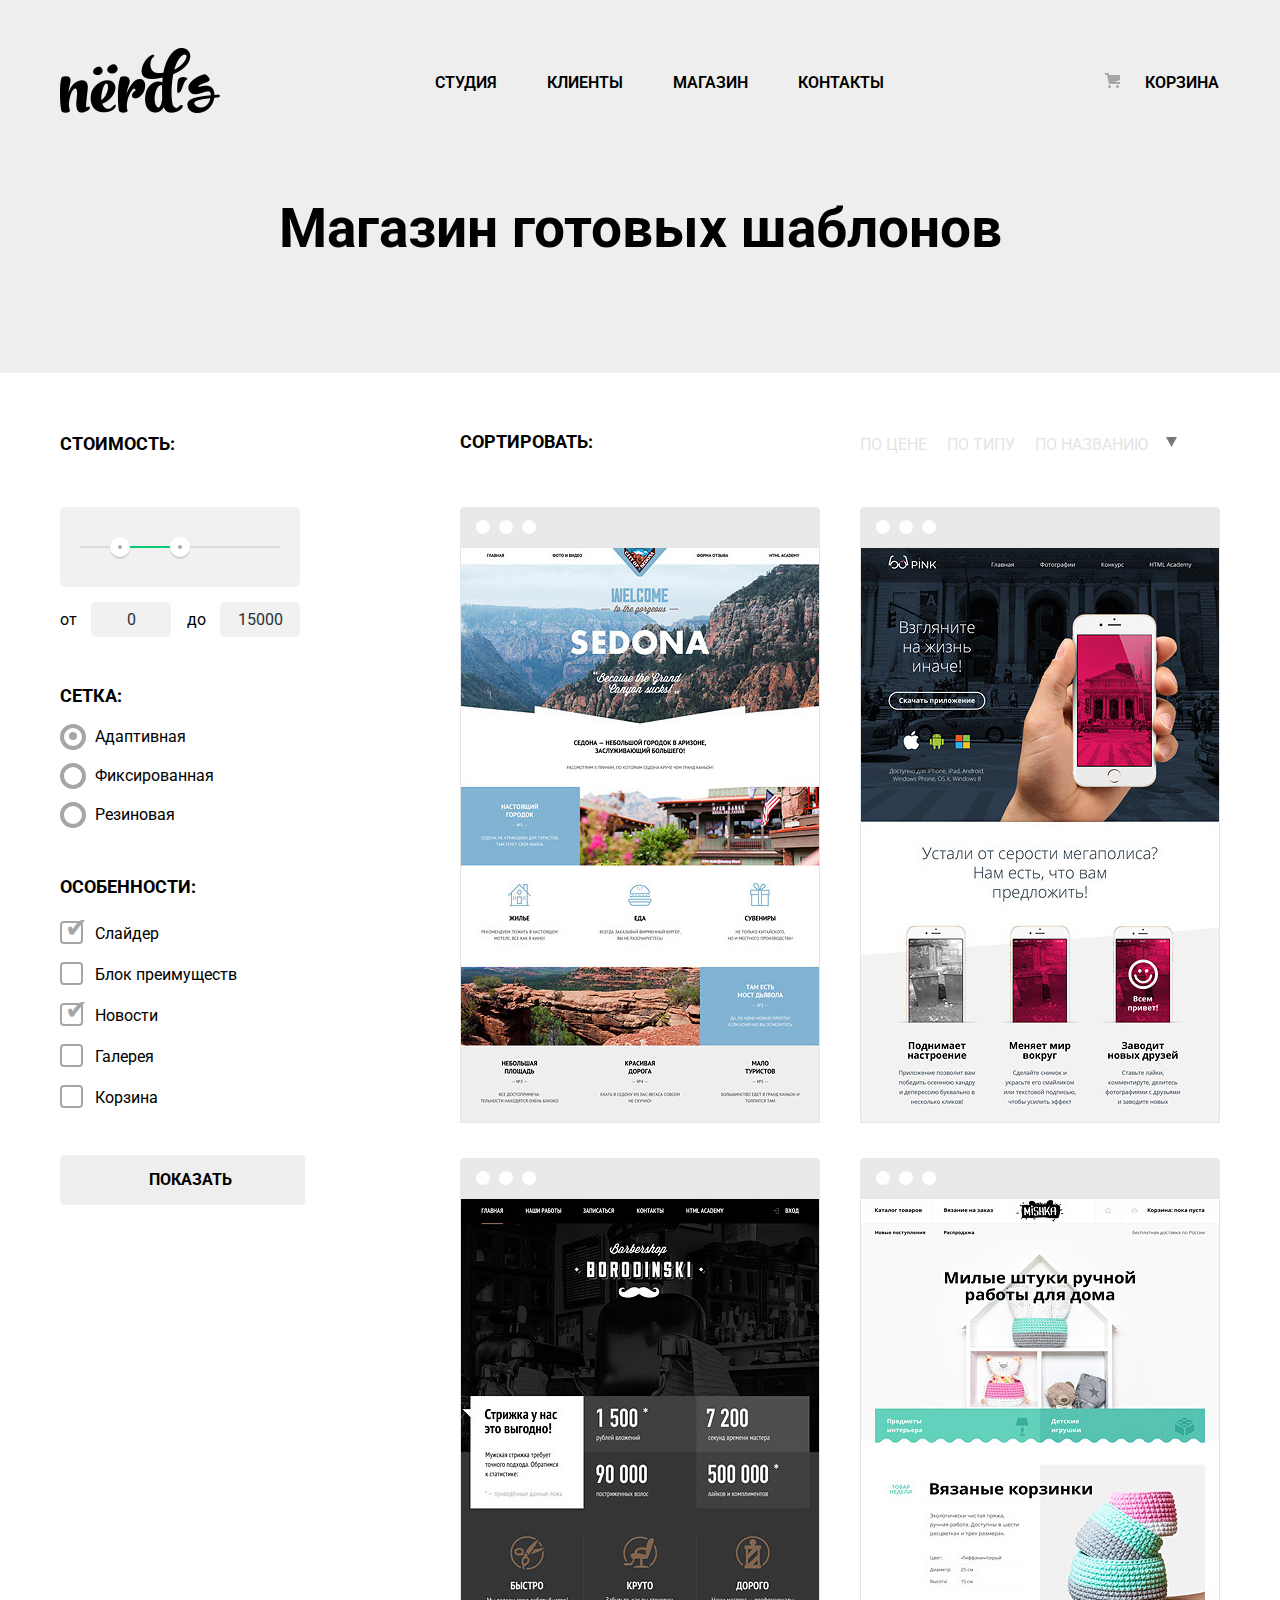
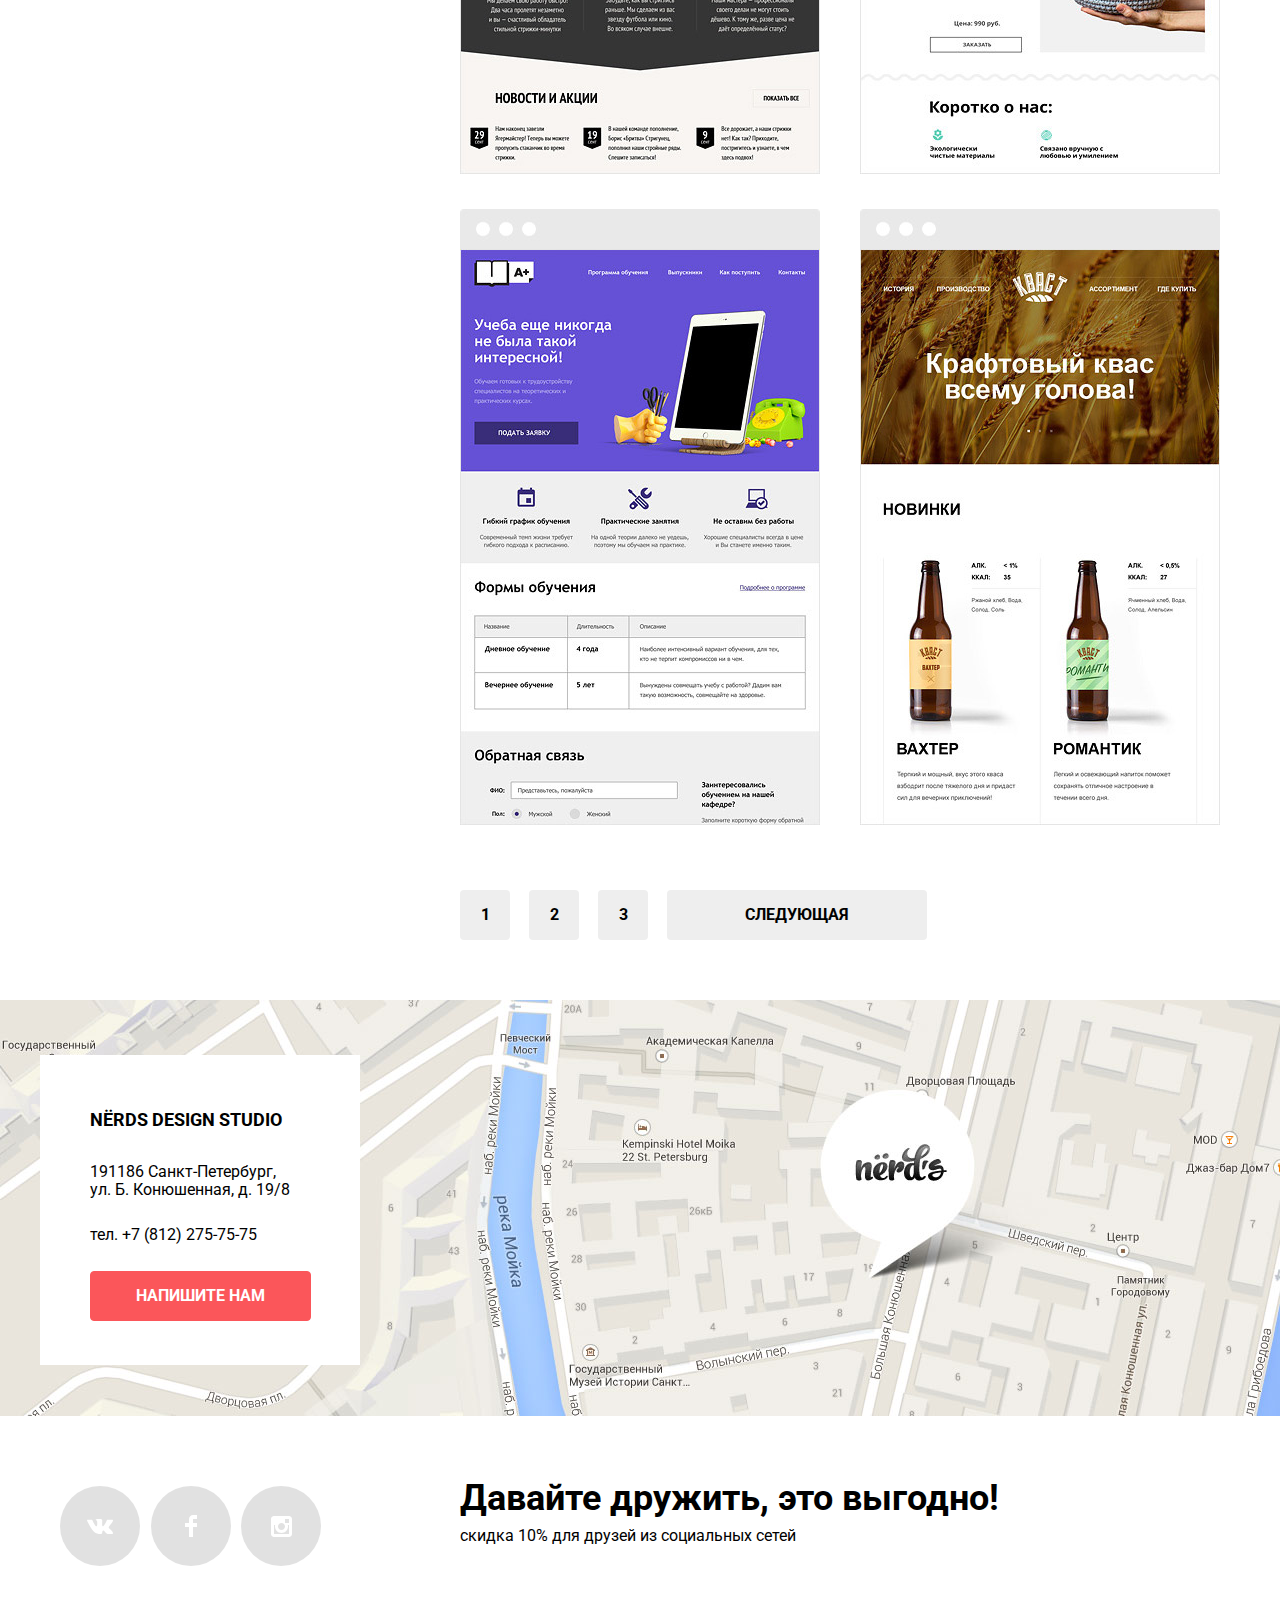
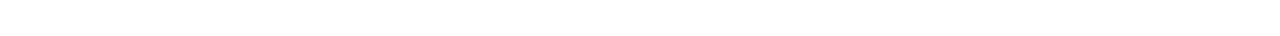
<file: catalog-index.html>
<!doctype html>
<html lang="ru" class="no-js">
 <head>
   <meta charset="utf-8"/>
   <title>Каталог студии дизайна"nerd's"</title>
   <script>
       document.documentElement
	      .classList.replace("no-js", "js");
   </script>
   <meta name="keywords" content="верстка студии дизайна">
   <meta name="description" content="каталог студии дизайна">
   <link rel="stylesheet" href="https://fonts.googleapis.com/css?family=Roboto:400,400i,700,700i&display=swap"/>
   <link rel="stylesheet" href="css/catalog-style.css">
 </head
 
 <body>
   <header class="main-header">
     <nav class="main-navigation">
	    <div class="main-navigation-wrapper">
		   <div class="container">
	           <a class="main-header-logo">
	               <img src="img/nerds-logo.svg" width="160" height="65" alt="Логотип nerd's"/>
	           </a>
		       <ul class="site-navigation">
		            <li><a href="info.html">Студия</a></li>
		            <li><a href="clients.html">Клиенты</a></li>
		            <li><a href="catalog.html">Магазин</a></li>
		            <li><a href="contacts.html">Контакты</a></li>
		        </ul>
		        <ul class="user-navigation">
		            <li><a class="basket-shop" href="shop.ru">Корзина</a></li>
		        </ul>   
			</div>
	    </div>
	  </nav>
	  <div class="footer-navigation">
	    <div class="footer-navigation-wrapper">
		    <div class="container">
	            <h1>Магазин готовых шаблонов</h1>
			</div>
		</div>
	  </div>
   </header>
   
   <main class="container">
     <div class="main-container">
	 
      <div class="options-1">
	  
	  <form action="form.php" method="GET"  class="price" >
	    <h2>Стоимость:</h2>
        <div class="range-filter">
          <div class="range-controls">
            <div class="scale">
              <div class="bar" style="margin-left: 20%; width: 30%"></div>
            </div>
            <div class="toggle toggle-min"></div>
            <div class="toggle toggle-max"></div>
          </div>
          <div class="price-controls">
            <label class="min-price">от <input name="min-price" type="text" value="0"></label>
            <label class="max-price">до <input name="max-price" type="text" value="15000"></label>
          </div>
        </div>
      </form>
	  
	  <!-- второй вариант формы Стоимости
        <div class="price">
		  <h2>Стоимость:</h2>
		  <div class="price-slider">
	      <label for="cost"></label>
		      <input type="range" id="cost" min="0" max="15000" step="10" value="0.01" multiple="multiple" autocomplete="on"> 
		  </div>
		  <div class="price-form">
		    <span>ОТ</span>
		    <div class="price-slider output-area area-1">
			   <output name="from-1" for="cost">0</output>
		    </div>
		    <span>ДО</span>
		    <div class="price-slider output-area area-2">
		       <output name="from-2" for="cost">15000</output>
		    </div>
	      </div>
	    </div> -->
		
	    <div class="setka">
	      <h2>Сетка:</h2>
		  <ul class="setka-list">
	        <li>
			   <input type="radio" class="radio" id="adapt" name="setka" checked />
		       <label for="adapt">Адаптивная</label>
		    </li>
		    <li>
			   <input type="radio" class="radio" id="fix" name="setka"/>
		       <label for="fix">Фиксированная</label>
			</li>
		    <li><input type="radio" class="radio" id="rez" name="setka"/>
		       <label for="rez">Резиновая</label>
			</li>
	      </ul>
	    </div>
		
	    <div class="features">
	      <h2>Особенности:</h2>
	      <ul class="features-list">
	        <li>
			   <input type="checkbox" class="checkbox" id="sl" checked>
		       <label for="sl">Слайдер</label>
			</li>
		    <li>
			   <input type="checkbox" class="checkbox" id="bl">
		       <label for="bl">Блок преимуществ</label>
			</li>
		    <li>
			   <input type="checkbox" class="checkbox" id="nw" checked>
		       <label for="nw">Новости</label>
			</li>
		    <li>
			   <input type="checkbox" class="checkbox" id="gl">
		       <label for="gl">Галерея</label>
			</li>
		    <li>
			   <input type="checkbox" class="checkbox" id="kr">
		       <label for="kr">Корзина</label>
			</li>
	      </ul>
	    </div>
		
	    <a class="button options-button" href="#">ПОКАЗАТЬ</a>
      </div>
	  
	  <div class="options-2">
	   
	   <div class="sorting">
	      <h2>Сортировать:</h2>
	      <ul class="sorting-list">
	        <li><a href="#">по цене</a></li>
		    <li><a href="#">по типу</a></li>
		    <li><a href="#">по названию</a></li>
	      </ul> 
		  <!--<img src="../svg/icon-down-dir.svg" alt="">
		  <img src="../svg/icon-up-dir.svg" alt=""> -->
	   </div>
	
	    <section class="gallery">
	      <h1 class="visually-hidden">галерея работ</h1> <!--На макете будет скрыто название-->
			<div class="gallery-content">
			
				<div class="item">
					<div class="item-wrapper">
						<div class="item-content"> 
						   <img src="img/browser-2.jpg" width="360" height="40" alt="browser"> 
						   <img src="img/img-sedona.jpg" width="360" height="576" alt="sedona">
						</div>
						<div class="item-toggler">
						  <div class="image-wrapper">
							    <img src="img/browser.jpg" width="360" height="40" alt="browser">
						  </div>
						  <div class="toggler-footer"> 
							<h3>SEDONA</h3>
							<p>Информационный сайт для туристов</p>
							<button class="button button-toggler" type="submit">9 900 РУБ.</button>
						  </div>
						</div>
					</div>
				</div>
				
				<div class="item">
				    <div class="item-wrapper">
					    <div class="item-content">
				           <img src="img/browser-2.jpg" width="360" height="40" alt="browser"> 
						   <img src="img/img-pink.jpg" width="360" height="576" alt="pink">
				        </div>
						<div class="item-toggler">
						  <div class="image-wrapper">
								<img src="img/browser.jpg" width="360" height="40" alt="browser">
						  </div>
						  <div class="toggler-footer"> 
							<h3>PINK APP</h3>
							<p>Продуктовый лендинг приложения для iOS и Android</p>
							<button class="button button-toggler" type="submit">9 900 РУБ.</button>
						  </div>
						</div>
					</div>
				</div>
				
				<div class="item">
					<div class="item-wrapper">
						<div class="item-content">
				           <img src="img/browser-2.jpg" width="360" height="40" alt="browser">
				           <img src="img/img-barbershop.jpg" width="360" height="576" alt="borodinski">
				        </div>
						<div class="item-toggler">
						  <div class="image-wrapper">
								<img src="img/browser.jpg" width="360" height="40" alt="browser">
						  </div>
						  <div class="toggler-footer"> 
							<h3>BARBERSHOP</h3>
							<p>Сайт салона красоты. <br>
							   Для мужчин, да.</p>
							<button class="button button-toggler" type="submit">9 900 РУБ.</button>
						  </div>
						</div>
					</div>
				</div>
			
				<div class="item">
					<div class="item-wrapper">
						<div class="item-content">
						   <img src="img/browser-2.jpg" width="360" height="40" alt="browser"> 
						   <img src="img/img-mishka.jpg" width="360" height="576" alt="mishka">
				        </div>
						<div class="item-toggler">
						  <div class="image-wrapper">
								<img src="img/browser.jpg" width="360" height="40" alt="browser">
						  </div>
						  <div class="toggler-footer"> 
							<h3>MISHKA</h3>
							<p>Интернет-магазин<br> вязаных игрушек</p>
							<button class="button button-toggler" type="submit">9 900 РУБ.</button>
						  </div>
						</div>
					</div>
				</div>
				
				<div class="item">
					<div class="item-wrapper">
						<div class="item-content">
						   <img src="img/browser-2.jpg" width="360" height="40" alt="browser"> 
						   <img src="img/img-aplus.jpg" width="360" height="576" alt="aplus">
				        </div>
						<div class="item-toggler">
						  <div class="image-wrapper">
								<img src="img/browser.jpg" width="360" height="40" alt="browser">
						  </div>
						  <div class="toggler-footer"> 
							<h3>A PLUS</h3>
							<p>Лендинг курсов повышения квалификации</p>
							<button class="button button-toggler" type="submit">9 900 РУБ.</button>
						  </div>
						</div>
					</div>
				</div>
				
				<div class="item">
					<div class="item-wrapper">
						<div class="item-content">
						   <img src="img/browser-2.jpg" width="360" height="40" alt="browser"> 
						   <img src="img/img-kvast.jpg" width="360" height="576" alt="kvast">
				        </div>
						<div class="item-toggler">
						  <div class="image-wrapper">
								<img src="img/browser.jpg" width="360" height="40" alt="browser">
						  </div>
						  <div class="toggler-footer"> 
							<h3>КВАСТ</h3>
							<p>Промо-сайт производителя крафтового кваса</p>
							<button class="button button-toggler" type="submit">9 900 РУБ.</button>
						  </div>
						</div>
					</div>
				</div>	
			</div>
	      
	      <button class="button gallery-button gallery-button-one" type="button">1</button>
	      <button class="button gallery-button gallery-button-two" type="button">2</button>
	      <button class="button gallery-button gallery-button-three" type="button">3</button>
	      <button class="button gallery-button gallery-button-next" type="button">Следующая</button> 
	    </section>
	  </div>
	</div>
   </main>
   
   
   <footer class="main-footer">
     <article class="footer-contacts">
	    <!--<img src="img/group-map.jpg" width="1440" height="416" alt="Офис компании по адресу Санкт-Петербург, ул. Б.Конюшенная, д.19/8"/>-->
	   <div class="footer-contacts-wrapper">
        <a class="button js-button-map" href="map.html"></a> <!--для модальной карты-->  	   
		<div class="container">
		  <div class="main-contact">
		    <div class="contacts">
		      <h3>NЁRDS DESIGN STUDIO</h3>
		      <p>
		      191186 Санкт-Петербург, <br>
			  ул. Б. Конюшенная, д. 19/8 
			  </p>
			  <p>
			  тел. +7 (812) 275-75-75 
		      </p>
		      <a class="button" href="contacts.html">Напишите нам</a>
			</div>
		  </div>
		</div>  
	   </div>
	 </article>
	
	<div class="footer-social-wrapper">
	<div class="container">
	  <div class="footer-social">
		<ul>
		  <li><a class="social-button social-vk" href="#"><span class="visually-hidden">Vkontakte</span><!--<svg src="img/vk-icon.svg" width="26" height="15" alt="Вконтакте"></svg>--></a></li>
		  <li><a class="social-button social-fb" href="#"><span class="visually-hidden">Facebook</span><!--<svg src="img/fb-icon.svg" width="12" height="22" alt="Фейсбук"></svg>--></a></li>
		  <li><a class="social-button social-ig" href="#"><span class="visually-hidden">Instagram</span><!--<svg src="img/insta-icon.svg" width="21" height="21" alt="Инстаграм"></svg>--></a></li>
		</ul>
	  </div>	
	  <div class="discount">
		  <b>Давайте дружить, это выгодно!</b>
		  <p>скидка 10% для друзей из социальных сетей</p>
	  </div>
    </div>
	</div>
   </footer>
   
   <section class="modal modal-contact">
        <h2>Напишите нам</h2>
		<form class="contact-form" action="" method="post" novalidate>	
		  <div class="field">
		    <p>
			  <label for="fio-field">Ваше имя</label><br>
		      <input type="text" name="fio" id="fio-field" placeholder="Имя Фамилия" required>
		    </p>
			<p>
		      <label for="email-field">Ваш email</label><br>
		      <input type="text" name="email" id="email-field" placeholder="email@example.com" required>
			</p>
		  </div>
		  <p>
		    Текст письма: <br>
		    <textarea name="comment" cols="88" rows="4">В свободной форме</textarea>
		  </p>
		  <button class="button" type="submit">Отправить</button><!--<input type="submit" value="Отправить">-->
		</form>
		<button class="modal-close" type="button">Закрыть</button>
    </section>
	
	<section class="modal modal-map">
       <h2 class="visually-hidden">Как до нас добраться</h2>
	   <iframe src="https://www.google.com/maps/embed?pb=!1m18!1m12!1m3!1d1998.6037872533277!2d30.320858716096975!3d59.93871648187614!2m3!1f0!2f0!3f0!3m2!1i1024!2i768!4f13.1!3m3!1m2!1s0x4696310fca145cc1%3A0x42b32648d8238007!2z0JHQvtC70YzRiNCw0Y8g0JrQvtC90Y7RiNC10L3QvdCw0Y8g0YPQuy4sIDE5LzgsINCh0LDQvdC60YIt0J_QtdGC0LXRgNCx0YPRgNCzLCDQoNC-0YHRgdC40Y8sIDE5MTE4Ng!5e0!3m2!1sru!2sby!4v1569331097384!5m2!1sru!2sby" width="760" height="490" frameborder="0" style="border:0;" allowfullscreen=""></iframe>
	   <!--<p><img src="img/group-map.jpg" width="1440" height="416" alt="Офис компании по адресу Санкт-Петербург, ул. Б.Конюшенная, д.19/8"/></p>-->
       <button class="modal-close map" type="button">Закрыть</button>
   </section>
 
	
   <script src="js/popup.js"></script>
  </body>
</html>
</file>
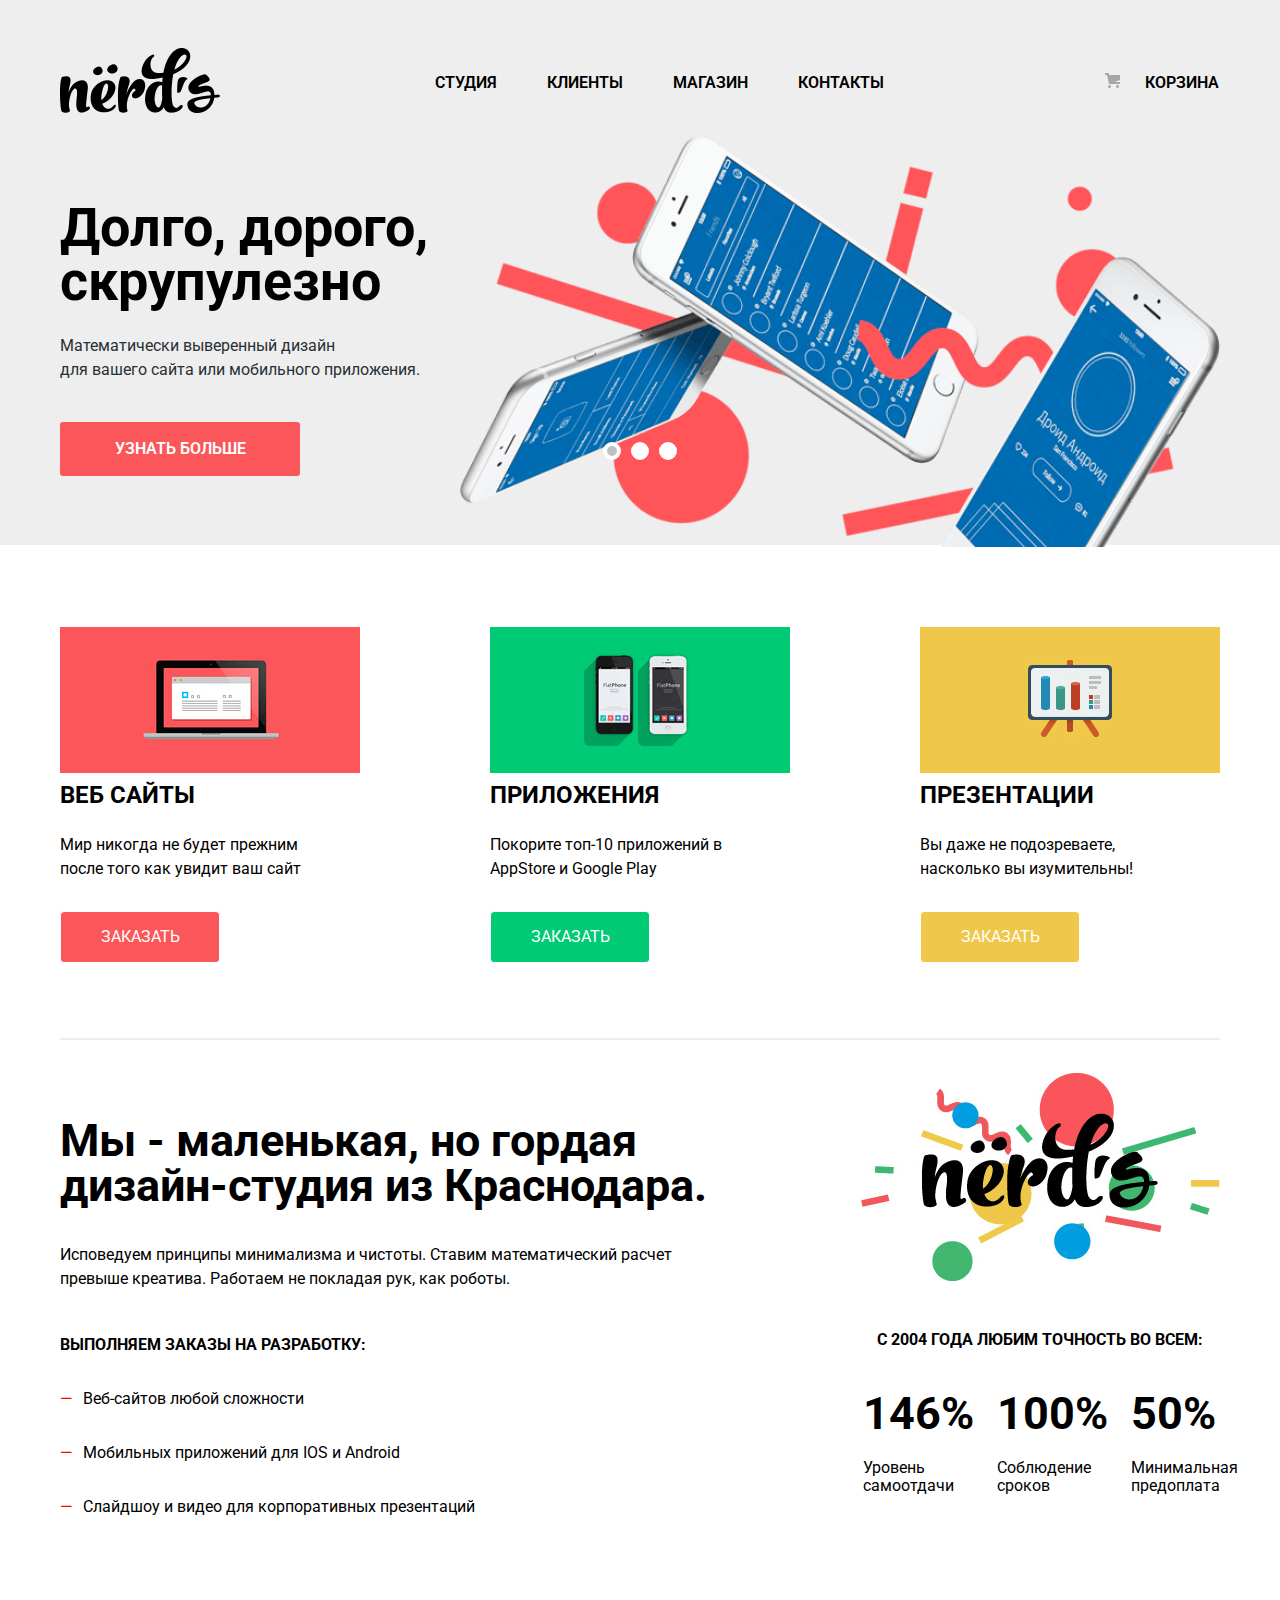
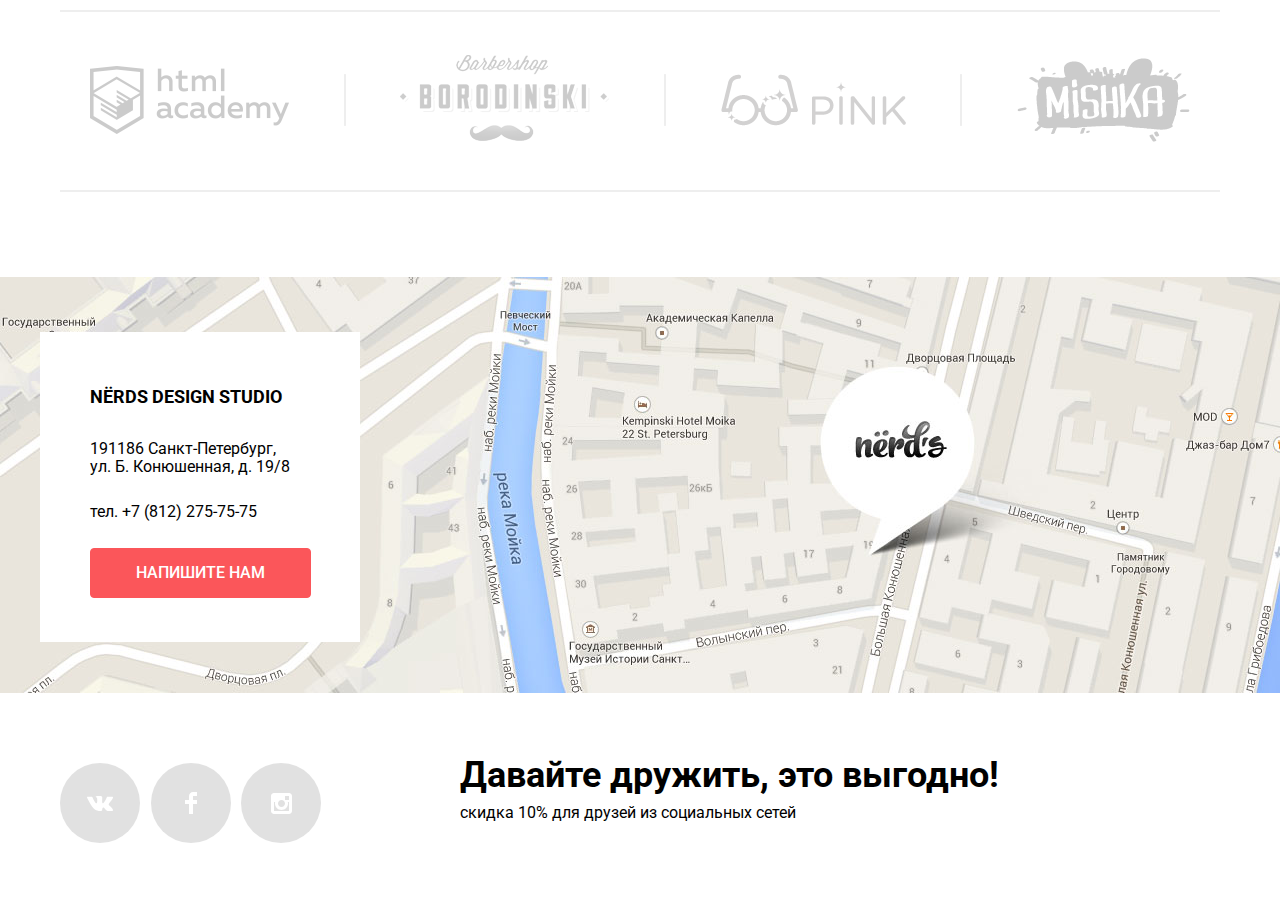
<file: nerds-index.html>
<!doctype html>
<html lang="ru">
 <head>
   <meta charset="utf-8"/>
   <title>Студия дизайна"nerd's"</title>
   <meta name="keywords" content="верстка студии дизайна">
   <meta name="description" content="главная студии дизайна">
   <link rel="stylesheet" href='https://fonts.googleapis.com/css?family=Roboto:400,400i,700,700i&display=swap'/>
   <link rel="stylesheet" href="css/index-style.css">
 </head>
 <body>
   <header class="main-header">
     <nav class="main-navigation">
	    <div class="main-navigation-wrapper">
		    <div class="container">
	            <a class="main-header-logo">
	               <img src="img/nerds-logo.svg" width="160" height="65" alt="Логотип nerd's"/>
	            </a>
        
		        <ul class="site-navigation">
		           <li><a href="info.html">Студия</a></li>
		           <li><a href="clients.html">Клиенты</a></li>
		           <li><a href="nerds-catalog.html">Магазин</a></li>
		           <li><a href="contacts.html">Контакты</a></li>
		        </ul>
		        <ul class="user-navigation">
		           <li><a class="basket-shop" href="shop.ru">Корзина</a></li>
		        </ul>
			</div>
		</div>
	  </nav>
	 
	 <div class="slider">
        <input type="radio" id="btn-1" name="toggle" checked>
        <input type="radio" id="btn-2" name="toggle">
        <input type="radio" id="btn-3" name="toggle">
        <div class="slider-controls">
          <label for="btn-1"></label>
          <label for="btn-2"></label>
          <label for="btn-3"></label>
        </div>
        <div class="slides">
          <div class="slide">
            <div class="slide-text">
              <div class="slide-title">Долго, дорого,<br> скрупулезно</div>
              <p>Математически выверенный дизайн<br>
  для вашего сайта или мобильного приложения.</p>
              <a class="btn" href="#">Узнать больше</a>
            </div>
			<div class="slide-images">
			  <img src="img/slide1.png" width="760" height="431"  style="float:rirght" alt="слайд1">
			</div>
          </div>
          <div class="slide">
            <div class="slide-text">
              <div class="slide-title title-2">Любим математику <br> как никто другой</div>
              <p>Никакого креатива, только математические формулы <br> 
			  для расчета идеальных пропорций.</p>
              <a class="btn" href="#">Узнать больше</a>
            </div>
			<div class="slide-images">
			  <img src="img/slide2.png" width="663" height="430" alt="слайд2"/>
			</div>
          </div>
          <div class="slide">
            <div class="slide-text">
              <div class="slide-title">Только ночь,</br>только хардкор</div>
              <p>Работать днем, как все? Мы против этого.</br> Ближе к полуночи работа только начинается.</p>
              <a class="btn" href="#">Узнать больше</a>
            </div>
			<div class="slide-images">
			  <img src="img/slide3.png" width="759" height="411" alt="слайд3"/>
			</div>
          </div>
        </div>
	 </div>


    <!-- Второй вариант Слайда 
	 <div class="slider">
	  <div class="main-slider">
	    <input type="radio" name="toggle" id="btn-1" checked>
		<input type="radio" name="toggle" id="btn-2">
		<input type="radio" name="toggle" id="btn-3">
		
		<div class="slider-controls">
		    <label for="btn-1"></label>
			<label for="btn-2"></label>
			<label for="btn-3"></label>
        </div>
		<div class="slider-inner">
		    <div class="slider-wrapper">
		        <div class="slider-item">
		            <div class="column-1 slider-item">
		               <h1>Долго, дорого, скрупулезно</h1>
		               <p>Математически выверенный дизайн для вашего сайта или мобильного приложения.</p>
		               <a class="button" href="information.html">Узнать больше</a>
		            </div>
		            <div class="column-2 slider-item">
		               <img src="img/slide1.png" width="760" height="431"  style="float:rirght" alt="слайд1">
		            </div>
		        </div>
		
		        <div class="slider-item">
		            <div class="column-1 slide-2">
		               <h1>Любим математику </br> как никто другой</h1>
		               <p>Никакого креатива, только математические формулы </br> для расчета идеальных пропорций.</p>
		               <a class="button" href="information.html">Узнать больше</a>
		            </div>
		            <div class="column-2 slide-2">
		               <img src="img/slide2.png" width="663" height="430" alt="слайд2"/>
			        </div>
	            </div>
		
		        <div class="slider-item">
		            <div class="column-1 slide-3">
		               <h1>Только ночь,</br>только хардкор</h1>
		               <p>Работать днем, как все? Мы против этого.</br> Ближе к полуночи работа только начинается.</p>
		               <a class="button" href="information.html">Узнать больше</a>
		            </div>
			        <div class="column-2 slide-3">
		               <img src="img/slide3.png" width="759" height="411" alt="слайд3"/>
			        </div>
		        </div>
		    </div>
        </div>
	   </div>
	 </div> -->
    </header>
	
	<main class="container">
	
	  <section class="services">
		<ul class="services-list">
		  <li class="service-item web-site">
	        <img src="img/illustration-1.png" width="300" height="146" alt="веб-сайты"/>
		    <h3>Веб сайты</h3>
		    <p>Мир никогда не будет прежним после того как увидит ваш сайт </p>
		    <form action="" method="post">
		     <input type="submit" value="ЗАКАЗАТЬ">
		   </form>
	      </li>
	      <li class="service-item applicatons">
	        <img src="img/illustration-2.png" width="300" height="146" alt="приложения"/>
		    <h3>Приложения</h3>
		    <p>Покорите топ-10 приложений в AppStore и Google Play</p>
		    <form action="" method="post">
		     <input type="submit" value="ЗАКАЗАТЬ">
		   </form>
	     </li>
	     <li class="service-item presentation">
	        <img src="img/illustration-3.png" width="300" height="146" alt="презентации"/>
		    <h3>Презентации</h3>
		    <p>Вы даже не подозреваете, насколько вы изумительны!</p>
            <form action="" method="post">
		     <input type="submit" value="ЗАКАЗАТЬ">
		    </form>
	     </li>
		</ul>
	  </section>
	  
	  <div class="index-columns">
	  <section class="advantages">
	    <b>Мы - маленькая, но гордая дизайн-студия из Краснодара.</b>
		<p>Исповедуем принципы минимализма и чистоты. Ставим математический расчет превыше креатива. Работаем не покладая рук, как роботы.</p>
        <h4>Выполняем заказы на разработку:</h4>
		<ul class="advantage-list">
		   <li>Веб-сайтов любой сложности</li>
		   <li>Мобильных приложений для IOS и Android</li>
		   <li>Слайдшоу и видео для корпоративных презентаций</li>
		</ul>
	  </section>
	  
	  <section class="succes">
		<img src="img/nerds-illustration.png" width="360" height="208" alt="иллюстрация логотипа"/>
		<h3>С 2004 года любим точность во всем:</h3>
		<table class="succes-table">
		  <tr class="numbers">
		    <td>146%</td>
		    <td>100%</td>
		    <td>50%</td>
		  </tr>
		  <tr class="data">
		    <td>Уровень самоотдачи</td>
		    <td>Соблюдение сроков</td>
		    <td>Минимальная предоплата</td>
		  </tr>
		</table>
	  </section>
	  </div>
	  
	  <div class="columns">
	  <section class="projects">
	    <ul class="project-list">
		    <li><a class="log-button" href="#"><img src="img/logo-1.png" width="199" height="68" alt="HTML академия"/></a></li>
			<li>    <img src="img/div vertical.png" width="2" height="52" alt="вертикальная черта"/></li>
			<li><a class="log-button" href="#"><img src="img/logo-2.png" width="209" height="90" alt="Барбешоп Бородинский"/></a></li>
			<li>    <img src="img/div vertical.png" width="2" height="52" alt="вертикальная черта"/></li>
			<li><a class="log-button" href="#"><img src="img/logo-3.png" width="185" height="52" alt="PINK"/></a></li>
			<li>    <img src="img/div vertical.png" width="2" height="52" alt="вертикальная черта"/></li>
			<li><a class="log-button" href="#"><img class="log" src="img/logo-4.png" width="173" height="84" alt="MISHKA"/></a></li>
        </ul>
	  </section>
	  </div>
   </main>
   
   <footer class="main-footer">
     <article class="footer-contacts">
	    <!--<img src="img/group-map.jpg" width="1440" height="416" alt="Офис компании по адресу Санкт-Петербург, ул. Б.Конюшенная, д.19/8"/>-->
	   <div class="footer-contacts-wrapper">
        <a class="button js-button-map" href="map.html"></a> <!--для модальной карты-->   
		<div class="container">
		  <div class="main-contact">
		    <div class="contacts">
		      <h3>NЁRDS DESIGN STUDIO</h3>
		      <p>
		      191186 Санкт-Петербург, <br>
			  ул. Б. Конюшенная, д. 19/8 
			  </p>
			  <p>
			  тел. +7 (812) 275-75-75 
		      </p>
		      <a class="button" href="#">Напишите нам</a>
		    </div>  
		  </div>
	    </div>
	   </div> 
	 </article>
	
	<div class="footer-social-wrapper">
	<div class="container">
	  <div class="footer-social">
		<ul>
		  <li><a class="social-button social-vk" href="#"><span class="visually-hidden">Vkontakte</span><!--<svg src="img/vk-icon.svg" width="26" height="15" alt="Вконтакте"></svg>--></a></li>
		  <li><a class="social-button social-fb" href="#"><span class="visually-hidden">Facebook</span><!--<svg src="img/fb-icon.svg" width="12" height="22" alt="Фейсбук"></svg>--></a></li>
		  <li><a class="social-button social-ig" href="#"><span class="visually-hidden">Instagram</span><!--<svg src="img/insta-icon.svg" width="21" height="21" alt="Инстаграм"></svg>--></a></li>
		</ul>
	  </div>	
	  <div class="discount">
		  <b>Давайте дружить, это выгодно!</b>
		  <p>скидка 10% для друзей из социальных сетей</p>
	  </div>
    </div>
	</div>
   </footer>
   
   <section class="modal modal-contact">
        <h2>Напишите нам</h2>
		<form class="contact-form" action="" method="post" novalidate>	
		  <div class="field">
		    <p>
			  <label for="fio-field">Ваше имя</label><br>
		      <input type="text" name="fio" id="fio-field" placeholder="Имя Фамилия" required>
		    </p>
			<p>
		      <label for="email-field">Ваш email</label><br>
		      <input type="text" name="email" id="email-field" placeholder="email@example.com" required>
			</p>
		  </div>
		  <p>
		    Текст письма: <br>
		    <textarea name="comment" cols="88" rows="4">В свободной форме</textarea>
		  </p>
		  <button class="button" type="submit">Отправить</button><!--<input type="submit" value="Отправить">-->
		</form>
		<button class="modal-close" type="button">Закрыть</button>
    </section>
	
	<section class="modal modal-map">
       <h2 class="visually-hidden">Как до нас добраться</h2>
	   <iframe src="https://www.google.com/maps/embed?pb=!1m18!1m12!1m3!1d1998.6037872533277!2d30.320858716096975!3d59.93871648187614!2m3!1f0!2f0!3f0!3m2!1i1024!2i768!4f13.1!3m3!1m2!1s0x4696310fca145cc1%3A0x42b32648d8238007!2z0JHQvtC70YzRiNCw0Y8g0JrQvtC90Y7RiNC10L3QvdCw0Y8g0YPQuy4sIDE5LzgsINCh0LDQvdC60YIt0J_QtdGC0LXRgNCx0YPRgNCzLCDQoNC-0YHRgdC40Y8sIDE5MTE4Ng!5e0!3m2!1sru!2sby!4v1569331097384!5m2!1sru!2sby" width="760" height="490" frameborder="0" style="border:0;" allowfullscreen=""></iframe>
	   <!--<p><img src="img/group-map.jpg" width="1440" height="416" alt="Офис компании по адресу Санкт-Петербург, ул. Б.Конюшенная, д.19/8"/></p>-->
       <button class="modal-close map" type="button">Закрыть</button>
   </section>
   
   <script src="js/popup.js"></script>
   
  </body>
</html>
</file>
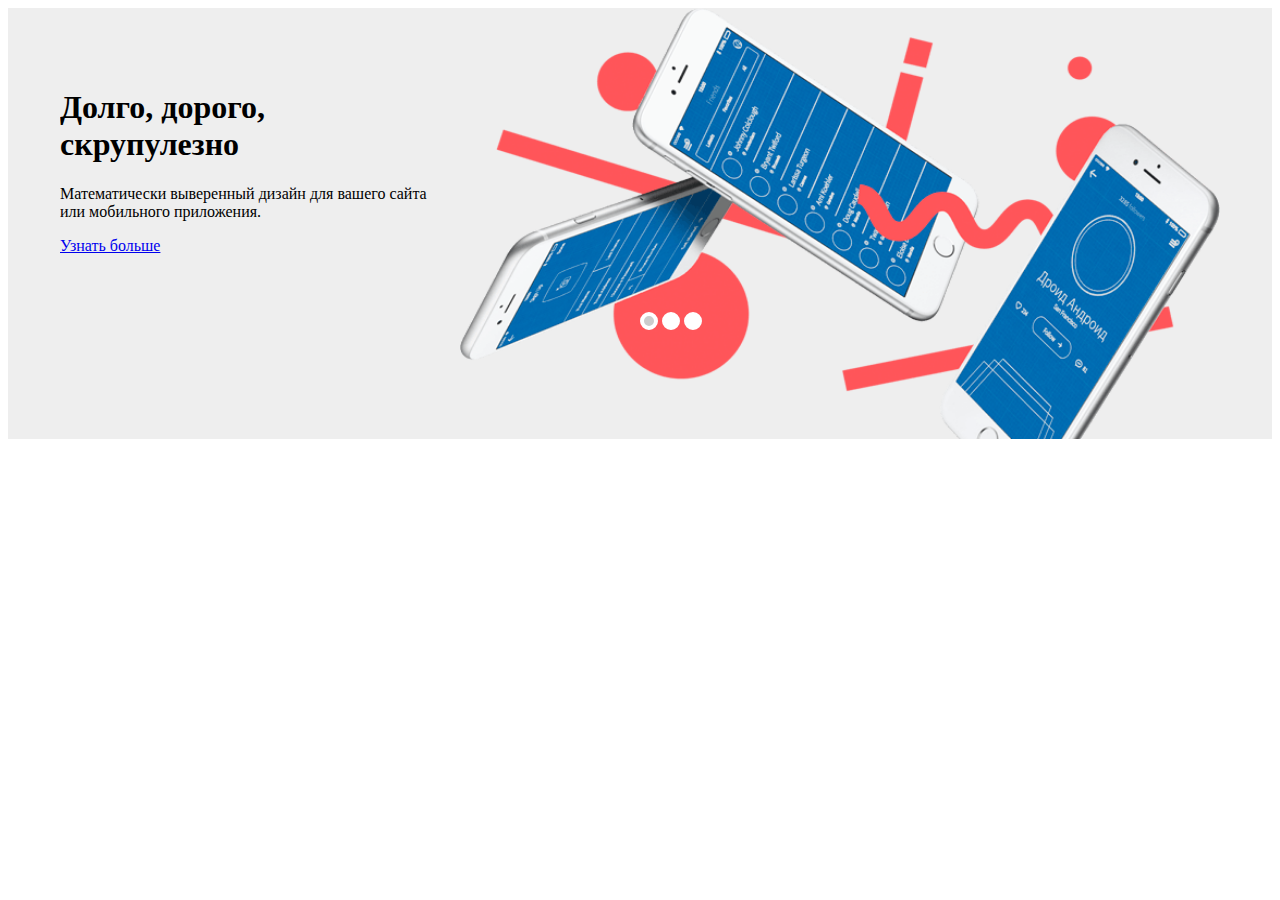
<file: slider.html>
<!doctype html>
<html lang="ru">
 <head>
   <meta charset="utf-8"/>
   <title>Студия дизайна"nerd's"</title>
   <meta name="keywords" content="верстка студии дизайна">
   <meta name="description" content="главная студии дизайна">
   <link rel="stylesheet" href='https://fonts.googleapis.com/css?family=Roboto:400,400i,700,700i&display=swap'/>
   <link rel="stylesheet" href="css/slide-style.css">
 </head>
 
 <body>
    <div class="slider">
        <div class="main-slider">
	        <input type="radio" name="toggle" id="btn-1" checked>
		    <input type="radio" name="toggle" id="btn-2">
		    <input type="radio" name="toggle" id="btn-3">
		
            <div class="slider-controls">
		        <label for="btn-1"></label>
			    <label for="btn-2"></label>
			    <label for="btn-3"></label>
		    </div>
		    <div class="slider-inner">
		        <div class="slider-wrapper">
		            <div class="slider-item slide">
		                <div class="column-1 slider-item">
		                    <h1>Долго, дорого, скрупулезно</h1>
		                    <p>Математически выверенный дизайн для вашего сайта или мобильного приложения.</p>
		                    <a class="button" href="information.html">Узнать больше</a>
		                </div>
		                <div class="column-2 slider-item">
		                    <img src="img/slide1.png" width="760" height="431"  style="float:rirght" alt="слайд1">
		                </div>
		            </div>
		
		            <div class="slider-item slide">
		                <div class="column-1 slider-item">
		                    <h1>Любим математику как никто другой</h1>
		                    <p>Никакого креатива, только математические формулы для расчета идеальных пропорций.</p>
		                    <a class="button" href="information.html">Узнать больше</a>
		                </div>
		                <div class="column-2 slider-item">
		                    <img src="img/slide2.png" width="760" height="431" alt="слайд2"/>
			            </div>
		            </div>
		
		            <div class="slider-item slide">
		                <div class="column-1 slider-item">
		                    <h1>Только ночь,только хардкор</h1>
		                    <p>Работать днем, как все? Мы против этого. Ближе к полуночи работа только начинается.</p>
		                    <a class="button" href="information.html">Узнать больше</a>
		                </div>
			            <div class="column-2 slider-item">
		                    <img src="img/slide3.png" width="760" height="431" alt="слайд3"/>
			            </div>
		            </div>
		        </div>
            </div>	
	    </div>
    </div>
 </body>
 </html>

<!--сделать слайды, смена слайдов мгновенная без плавных переходов
<div class="slider">
	    <section class="slider-item">
		  <h1>Долго, дорого, скрупулезно</h1>
		  <p>Математически выверенный дизайн для вашего сайта или мобильного приложения.</p>
		  <a class="button" href="information.html">Узнать больше</a>
		  <img src="img/slide1.png" width="760" height="431" alt="слайд1"/>
	    </section>
	  
	    <section class="slider-item">
		  <h1>Любим математику как никто другой</h1>
		  <p>Никакого креатива, только математические формулы для расчета идеальных пропорций.</p>
		  <a class="button" href="information.html">Узнать больше</a>
		  <img src="img/slide2.png" width="760" height="431" alt="слайд2"/>
	    </section>
	  
	    <section class="slider-item">
		  <h1>Только ночь,только хардкор</h1>
		  <p>Работать днем, как все? Мы против этого. Ближе к полуночи работа только начинается.</p>
		  <a class="button" href="information.html">Узнать больше</a>
		  <img src="img/slide3.png" width="760" height="431" alt="слайд3"/>
	    </section>
	  </div>
	 -->
</file>
<file: css/catalog-style.css>
@font-face {
	font-family: "Roboto", sans-serif;
	font-style: normal;
	font-weight: normal;
	src: url('https://fonts.googleapis.com/css?family=Roboto:400,400i,700,700i&display=swap') format=("");
}

body {
	margin: 0;
	padding: 0;
	
	font-family: "Roboto", Arial, sans-serif;
	font-size: 16px;
	line-height: 24px;
	font-weight: 400;
	color: #000000;
	
	background-color: #ffffff;
}

html, body {
	min-width: 1200px; 
	min-height: 1750px;
}

.container {
	width: 1200px;
	margin: 0 auto;
	padding: 0 20px;
	box-sizing: border-box;
}

a {
	text-decoration: none;
	font-weight: 600;
}

/*чтобы картинки не вылазили за пределы родителя*/
/* img {
	max-width: 100%;
	height: auto;
} */

/*скрываем ненужный тескт visualle-hidden*/
.visually-hidden:not(:focus):not(:active),
input[type="checkbox"].visually-hidden,
input[type="radio"].visually-hidden {
	position: absolute;
	
	width: 1px;
	height: 1px;
	margin: -1px;
	border: 0;
	padding: 0;
	
	white-space: nowrap;
	
	clip-path: inset(100%);
	clip: rect(0 0 0 0);
	overflow: hidden;
}

.button  {
    display: inline-block;
    margin-right: 15px;
	
	font: inherit;
	text-align: center;
    color: #ffffff;
    vertical-align: middle;
    text-transform: uppercase;
    
	font-size: 16px;
    line-height: 18px;
	font-weight: bold;

    background-color: #fb565a;
    border: none;
}
	
.button:hover /*наведение*/ {
	background-color: #e74246;
}

.button:focus,
.button:active /*нажатие*/{
	background-color: #fb565a;
}

.button:active { 
	opacity: 0.3;
}

.button.disabled,
.button:disabled {
	cursor: default;
	opacity: 0.3;
	background-color: #fb565a;
}

.main-header {
	margin-bottom: 60px;
	
	background-image: url("../img/grey-background.jpg");
	background-position: top center;
	background-repeat: no-repeat;
}
	
.main-navigation, 
.footer-navigation {
	display: flex;
	flex-direction: row;
	align-items: center;
	
	font-size: 16px;
	line-height: 30px;
	color: #000000;
}

.main-navigation {
	padding-top: 48px;
	margin-bottom: 83px;
}

.main-header-logo {
	order: -1;
	width: 160px;
	height: 65px;
	padding-right: 140px;
}

.main-header-logo:active {
	opacity: 0.3;
}

.main-navigation-wrapper,
.footer-navigation-wrapper {
	width: 100%;
	
	background-image: url("../img/grey-background.jpg");
	background-position: top center;
	background-repeat: no-repeat;
}

.main-navigation-wrapper .container {
	display:  flex;
	justify-content: space-between;
}

.footer-navigation-wrapper .container {
	display: flex;
	justify-content: center;
	
	margin-bottom: 117px;
}

.footer-navigation-wrapper h1 {
	font-size: 55px;
	line-height: 55px;
	margin: 0;
}

.site-navigation,
.user-navigation {
	list-style: none;
	text-transform: uppercase;
	
	margin: 0;
	padding: 0;
}

.site-navigation {
	display: flex;
	flex-wrap: wrap;
    width: 600px;
}

.user-navigation {
	display: flex;
	flex-wrap: wrap;
	max-width: 160px;
	text-align: right;
}

.site-navigation a,
.user-navigation a {
	display: block;
	padding: 20px 25px;
	
	vertical-align: middle;
	color: #000000;
}

.site-navigation a:hover,
.site-navigation a:focus,
.user-navigation a:hover,
.user-navigation a:focus {
	color: #fb565a;
}

.site-navigation a:active,
.user-navigation a:active {
	color: #000000;
	text-decoration: underline;
	text-decoration-color: #fb565a;
}

.basket-shop:active::before {
	text-decoration: underline;
	text-decoration-color: #fb565a;
}

.user-navigation .basket-shop {
	position: relative;
	padding-left: 85px;
}

.basket-shop::before {
	content: "";
	
	position: absolute;
	top: 25px;
	left: 45px;
	
	width: 17px;
	height: 17px;
	
	background-image: url("../svg/cart-icon.svg");
	background-repeat: no-repeat;
	background-position: 0 0;
}


.main-container {
	display: flex;
	justify-content: space-between;
	margin-bottom: 60px;
}

.main-container h2 {
	text-transform: uppercase;
}

.options-1 {
	width: 260px;
	margin-right: 140px;
}

.options-2 {
	width: 760px;
}

.features h2 {
	font-size: 18px;
	line-height: 30px;
	margin: 0;
}

.setka h2,
.price h2,
.sorting h2 {
	font-size: 18px;
	line-height: 18px;
	margin: 0;
}

.setka h2,
.features h2 {
	margin-bottom: 20px;
}


/*сложная форма для СТОИМОСТИ*/
.price h2 {
	margin: 0;
	display: inline-block;
}

.range-filter {
  width: 240px;
  margin: 50px 0; /* для демонстрации */
}

.range-controls {
  position: relative;
  height: 41px;
  padding-top: 39px;
  padding-right: 20px;
  padding-left: 20px;
  margin-bottom: 15px;
  border-radius: 5px;
  background: #f1f1f1;
}

.range-controls .scale {
  height: 2px;
  background: #d7dcde;
}

.range-controls .bar {
  width: 70%;
  height: 2px;
  background: #00ca74;
}

.range-controls .toggle {
  position: absolute;
  top: 30px;
  left: 0px;
  width: 4px;
  height: 4px;
  cursor: pointer;
  border: 8px solid #fff;
  border-radius: 50%;
  background: #ababab;
  box-shadow: 0 2px 1px 0 #cfcfcf;
}

.range-controls .toggle-min {
  left: 50px;
}

.range-controls .toggle-max {
  left: 110px;
}

.price-controls {
  font-size: 0;
}

.price-controls label {
  font-size: 16px;
  display: inline-block;
  width: 50%;
}

.max-price {
  text-align: right;
}

.price-controls input {
  font-family: 'Roboto', 'Arial', sans-serif;
  font-size: 16px;
  width: 60px;
  margin-left: 10px;
  padding: 8px 10px;
  text-align: center;
  color: #283136;
  border: none;
  border-radius: 5px;
  background: #f1f1f1;
}

/*второй вариант формы СТОИМОСТИ
.price {
	margin: 0;
	display: inline-block;
	margin-bottom: 55px;
}

.price-slider  {
    display: inline-block;
    width: 260px;
    height: 80px;
    padding: 0;
	margin-top: 64px;
	margin-bottom: 15px;
	background-color: #eeeeee;
	border-radius: 4px;
}

.price-slider input[type="range"]{
    width: 210px;
   
    margin-left: 25px;
	margin-top: 38.5px;
	
	-webkit-appearance: none;
	appearance: none;
	
    background-color: #d7dcde;
}

input[type="range"]:focus {
    outline: none;
}

/* Полоса в Хроме *

input[type=range]::-webkit-slider-runnable-track {
    height: 2px;
    cursor: pointer;
    animate: 0.2s;
    border: 1px solid #d7dcde;
    background: #d7dcde;
}

/* Бегунок в Хроме *

input[type="range"]::-webkit-slider-thumb {
    border: 8px solid #ffffff;
    height: 20px;
    width: 20px;
    border-radius: 50%;
    background: #d7dcde;
    cursor: pointer;
    -webkit-appearance: none;
    margin-top: -10px;
}

/* Полоса в Мозиле *

input[type="range"]::-moz-range-track {
    height: 2px;
    cursor: pointer;
    animate: 0.2s;
    background: #d7dcde;
    border: 1px solid #d7dcde;
}

/* Бегунок в Мозиле *

input[type=range]::-moz-range-thumb {
    border: 8px solid #ffffff;
    height: 20px;
    width: 20px;
    border-radius: 50%;
    background: #d7dcde;
    cursor: pointer;
}

.price-form {
	display: inline-block;
	margin: 0;
}

.output-area {
	display: inline-block;
    width: 80px;
    height: 38px;
    
	margin: 0;
	margin-right: 30px;
	
	text-align: center;
	
	background-color: #eeeeee;
	border-radius: 4px;
}

.price-form .area-2 {
	margin-right: 0;
}

output {
	display: inline-block;
	text-align: center;
	padding: 8px 0; 
}

.price-form span {
	margin-right: 7px;
}
*/

.setka {
	padding-bottom: 45px;
}

.features {
	padding-bottom: 45px;
}

.setka-list {
	list-style: none;
	padding: 0;
	margin: 0;
}

.setka-list li {
	padding-bottom: 15px;
}

.setka-list li:last-child {
	padding-bottom: 0;
}

.radio {
    position: absolute;
    z-index: -1;
    opacity: 0;
}

.radio + label {
    position: relative;
    padding: 0 0 0 35px;
    cursor: pointer;
}

.radio + label:before {
    content: '';
    position: absolute;
    top: -3px;
    left: 0;
    width: 18px;
    height: 18px;
    border: 4px solid #a6a6a6;
    border-radius: 50%;
    background: #FFF;
}

.radio + label:after {
    content: '';
    position: absolute;
    top: 5.25px;
    left: 9px;
    width: 8px;
    height: 8px;
    border-radius: 50%;
    background: #a6a6a6;
  
    opacity: 0;
    transition: .2s;
}

.radio:checked + label:after {
    opacity: 1;
}

.radio:hover + label:before {
    border-color: #4d4d4d;
}
  
.radio:hover + label:after {
    background: #4d4d4d;
}

.radio:disabled + label:after,
.radio:disabled + label:before {
	opacity: 0.3;
}

.features-list {
	list-style: none;
	padding: 0;
	margin: 0;
}

.features-list li {
	padding-bottom: 17px;
}

.features li:last-child {
	padding-bottom: 0;
}

.checkbox {
    position: absolute;
    z-index: -1;
    opacity: 0;
}

.checkbox + label {
    position: relative;
    padding: 0 0 0 35px;
    cursor: pointer;
}

.checkbox + label:before { /*стили квадрата*/
    content: '';
    position: absolute;
    top: -3px;
    left: 0;
    width: 19px;
    height: 19px;
  
    border: 2px solid #a6a6a6;
    border-radius: 4px;
    background: #FFF;
}

.checkbox + label:after { /*стили птички*/
	content: '';
    font-size: 27px;
    position: absolute;
    top: -8px;
    left: 5px;
    color: #a6a6a6;
}

.checkbox:checked + label:after {
    opacity: 1;
	 content: '\2714';
}

.checkbox:hover + label:before {
    border-color: #4d4d4d;
}

.checkbox:hover + label:after{
    color: #4d4d4d;
}
  
.checkbox:disabled + label:after,
.checkbox:disabled + label:before {
	opacity: 0.3;
}

.options-1 .options-button {
	display: block;
	padding: 16px 89px;
	
	color: #000000;
	background-color: #eeeeee;
	border-radius: 4px;
}

.options-1 .options-button:active {  /*нажатие*/
	opacity: 0.3;
	box-shadow: 0 -3px 3px 0 #d5d5d5;
}

.options-1 .options-button:hover { /*наведение*/
    background-color: #dfdfdf;
}

.options-1 .options-button:focus {
	opacity: 1;
}

.sorting {
	width: 760px;
	display: flex;
	flex-direction: row;
	justify-content: space-between;
	margin-bottom: 50px;
}

.sorting-list {
	display: flex;
	flex-wrap: wrap;
	
    list-style: none;
	width: 360px;
	margin: 0;
	padding: 0;
	position: relative;
	
	text-transform: uppercase;
}

.sorting-list a{
	display: block;
	margin-right: 20px;
	
	color: #a6a6a6;
	opacity: 0.3;
	font-weight: normal;
	cursor: pointer;
}

.sorting-list:after {
	content: "";
    position: absolute;
	display: inline-block;
    top: 0;
    right: 40px;
    width: 18px;
    height: 18px;
    
    background-image: url("../svg/icon-down-dir.svg"),
	                  url("../svg/icon-up-dir.svg");
	background-position: center,
   	                     right 35px top 5px; /*почему не работает?*/
	background-repeat: no-repeat, no-repeat;
}

/*.sorting-list:after {
	content: "";
    position: absolute;
    top: 0;
    right: 0;
    width: 18px;
    height: 18px;
    
    background-image: url("../svg/icon-up-dir.svg");
	background-position: center; /*0 0
	background-repeat: no-repeat;
}*/

.sorting-list a:active, /*нажатие*/
.sorting-list a:focus,
.sorting-list:after {  
	opacity: 1;
	color: #000000;
}

.sorting-list a:hover, /*наведение*/
.sorting-list:after { 
    color: #a6a6a6;
	opacity: 0.6;
}

.gallery {
	width: 760px;
}

.gallery-content {
	display: flex;

	justify-content: space-between;
	align-content: stretch;
	flex-wrap: wrap;
	margin-bottom: 30px;
}

.item {
	height: 616px;
	width: 360px;
	margin-right: 40px;
	margin-bottom: 35px;
}

.item:nth-child(even) {
	margin-right: 0;
}

.item-wrapper {
	position: relative;
}

.item-content{
	display: flex;
	flex-wrap: wrap;
	flex-direction: column;
	
	position:absolute;
}

.js .item-toggler {
	display:none;
	position:absolute;
}

.js .item__toggler--on {
	display: block;
} 

.image-wrapper {
 height : 40px;
}

.toggler-footer {   /* 230x360*/
	top:0;
	box-sizing: border-box;
	display: block;
	width: 360px;
	
	color: #000000;
	background-color: #eeeeee;
	margin-top: 346px;
 	padding: 32px 60px;
}

.toggler-footer h3 {
	margin: 0;
	margin-bottom: 20px;
	font-size: 18px;
	line-height: 30px;
	text-align: center;
}

.toggler-footer p {
	margin: 0;
	margin-bottom: 30px;
	
	font-size: 16px;
	line-height: 18px;
	text-align: center;
}

.button-toggler {
	width: 100%;
	padding: 16px 60px;
	background-color: #fb565a;
	border-radius: 4px;
}

.item:hover { /*почему не работает?*/
	box-shadow: 0 0 7px srgba(129, 129, 129, 0.25); /*#818181*/
}

.gallery-button {
	display: inline-block;
	width: 50px;
	height: 50px;
	padding: 0;
	
	color: #000000;
	background-color: #eeeeee;
	border-radius: 4px;
}

.gallery-button-next {
	width: 260px;
	height: 50px;
}

.gallery-button:hover /*наведение*/ {
	background-color: #dfdfdf;
}

.gallery-button:active, /*нажатие*/{
	opacity: 0.3;
	box-shadow: 0 3px 2px 0 #d5d5d5;
}

.gallery-button:focus {
	background-color: #ffffff;
	border: solid 3px #d5d5d5;
	opacity: 1;
}

.main-footer {
	
}

.main-footer .container {
	display: flex;
	flex-wrap: wrap;
}

.footer-contacts {
	margin: 0;
	margin-bottom: 70px;
	position: relative;
}

.footer-contacts-wrapper {
	width: 100%;
	height: 416px;
	margin-bottom: 70px;
	
	background-image: url("../img/group-map.jpg");
	background-position: center;
	background-repeat: no-repeat;
}

.js-button-map /*временно для модальной интерактивной карты*/ {
	width: 100%;
	height: 416px;
	background-image: url("../img/group-map.jpg");
}

.footer-contacts-wrapper .container {
	display: flex;
	padding: 55px 0;
}

.main-contact {
	position: absolute;
	top: 55px;
	bottom: 55px;
	width: 320px;
	height: 310px;
	
	background-color: white;
}

.contacts {
	padding-top: 50px;
    padding-left: 50px;
}

.contacts h3 {
	margin: 0;
	margin-bottom: 28px;
	
	font-size: 18px;
	line-height: 30px;
	text-align: left;
	font-weight: bold;
	text-transform: uppercase;
}

.contacts p {
	margin: 0;
	margin-bottom: 27px;
	
	font-size: 16px;
	line-height: 18px;
	text-align: left;
	vertical-align: middle;
}

.contacts .button {
	border: 1px solid #fb565a;
	border-radius: 4px;
	padding: 15px 45px;
	margin-bottom: 45px;
}

.contacts .button:active { /*нажатие*/
	opacity: 0.3;
	border-color: #d7373b;
	background-color: #d7373b;
	box-shadow: 0 -3px 3px 0 #d7373b;
}

.contacts .button:hover { /*наведение*/
	background-color: #d7373b;
}

.footer-social-wrapper {
	display: flex;
	flex-wrap: wrap;
	margin-bottom: 70px;
}

.footer-social {
	margin: 0;
	width: 90px;

	text-align: left;
}

.footer-social ul {
	display: flex;
	flex-wrap: wrap;
	justify-content: space-between;
	width: 261px;
	margin: 0 auto;
	padding: 0;
	
	list-style: none;
}

.social-button {
	display: flex;
	align-items: center;
	justify-content: center;
	width: 80px;
	height: 80px;
	
	background-color: #e1e1e1;
	border-radius: 50%;
	
	background-repeat: no-repeat;
	background-position: center;
}

.social-button:hover { /*наведение*/
	background-color: #e74246;
}
.social-button:active { /*нажатие*/
	opacity: 0.3;
	border-color: #d7373b;
	background-color: #d7373b;
	box-shadow: 0 -3px 3px 0 #d7373b;
}

.social-vk {
	background-image: url("../img/vk-icon.svg");
}

.social-fb {
	background-image: url("../img/fb-icon.svg");
}

.social-ig {
	background-image: url("../img/insta-icon.svg");
}

.footer-social-wrapper .discount {
	margin-left: 310px;
}

.discount .container{
	margin: 0;
	width: 560px;
}

.discount b {
	display: block;
	margin-bottom: 15px;
	
	font-size: 36px;
	text-align: left;
	font-weight: bold;
}

.discount p {
	margin: 0;
	
	font-size: 16px;
	line-height: 22px;
	text-align: left;
	vertical-align: middle;
}


/*Всплывающая форма*/

.modal {
	position: fixed;
	display: none; /* visibility: hidden; /*скрываем*/
	color: #000000;
	
	background-color: #ffffff;
	box-shadow: 0 30px 50px rgba(0, 0, 0, 0.7);
}

@keyframes bounce {    /*анимация bounce, плавно спустим форму*/
      0% { transform: translateY(-2000px); }
      70% { transform: translateY(30px); }
      90% { transform: translateY(-10px); }
      100% { transform: translateY(0); }
    } 
	
.modal-show {
    display: block;	
	animation-name: bounce;
    animation-duration: 0.6s;
}

@keyframes shake { /*анимация shake, потрясет форму, если неправильно введен логин-пароль*/
    0%, 100% { transform: translateX(0); }
    10%, 30%, 50%, 70%, 90% { transform: translateX(-10px); }
    20%, 40%, 60%, 80% { transform: translateX(10px); }
 }

.modal-error {
    animation-name: shake;
    animation-duration: 0.6s;
 }

.modal-contact {
	top: 50px; /*50%;*/
	left: 50%;
	
	width: 760px;
	margin-left: -480px; /* центруем(760+(100+100))/2=480 */
	/*transform: translate(-50%, -50%); вместо margin-left можно*/
	padding: 70px 100px;
}

.modal-map {
	top: 50px; /*50%;*/
	bottom: 50px;
	left: 50%;
	
	width: 760px;
	margin-left: -390px; /* центруем(760+(10+10))/2=390 */
	/*transform: translate(-50%, -50%); вместо margin-left можно*/
	padding: 10px 10px;
}

.modal-close {
	position: absolute;
	top: 80px;
	right: 95px;
	
	width: 22px;
	height: 22px;
	
	font-size: 0;
	
	background-color: transparent;
	border: 0;
	
	cursor: pointer;
}

.modal-close.map {
	top: -10px;
	right: -25px;
}

.modal-close::before,
.modal-close::after {
	content: "";
	
	position: absolute;
	top: 20px;
	left: 1px;
	
	width: 19px;
	height: 3px;
	
	background-color: #fb565a;
	opacity: 0.3;
}

.modal-close::before {
	transform: rotate(45deg);
}

.modal-close::after {
	transform: rotate(-45deg);
}

.modal-contact h2 {
	margin: 0;
	margin-bottom: 45px;
	
	font-size: 45px;
	line-height: 1;
}

.contact-form p {
	margin: 0;
	margin-bottom: 35px;
	
	font-size: 16px;
	line-height: 18px;
}

.contact-form input[type="text"],
.contact-form input[type="submit"] {
	box-sizing: border-box;
	width: 360px;
	padding: 15px 15px;
	
	font: inherit;
	color: #000000;
	text-transform: none;
	border: 2px solid #e1e1e1;
	border-radius: 3px;
	opacity: 0.5;
	
}

.contact-form .field {
	display: flex;
	flex-wrap: wrap;
	justify-content: space-between;
	
}

textarea {
	font-size: 16px;
	line-height: 18px;
	padding: 15px 15px;
	font: inherit;
	opacity: 0.5;
	
	border: 2px solid #e1e1e1;
	border-radius: 3px;
}

.contact-form input:focus {
	border-color: #000000;
}

.contact-form .button {
	padding: 15px 80px;
	background-color: #fb565a;
	border-radius: 4px;
}

.contact-form .button:hover /*наведение*/ {
	background-color: #e74246;
}

.contact-form .button:active /*нажатие*/{
	border-color: #d7373b;
	background-color: #d7373b;
	box-shadow: 0 -3px 3px 0 #d7373b;
	opacity: 0.3;
}
</file>
<file: css/index-style.css>
@font-face {
	font-family: "Roboto", sans-serif;
	font-style: normal;
	font-weight: normal;
	src: url('https://fonts.googleapis.com/css?family=Roboto:400,400i,700,700i&display=swap') format=("");
}

body {
	margin: 0;
	padding: 0;
	
	font-family: "Roboto", Arial, sans-serif;
	font-size: 16px;
	line-height: 24px;
	font-weight: 400;
	color: #000000;
	
	background-color: #ffffff;
}

html, body {
	min-width: 1200px;
	min-height: 1750px;
}

.container {
	width: 1200px;
	margin: 0 auto;
	padding: 0 20px;
	box-sizing: border-box;
}

a {
	text-decoration: none;
	font-weight: 600;
}

 /*чтобы картинки не вылазили за пределы родителя*/
img {
	max-width: 100%;
	height: auto;
}

/*скрываем ненужный тескт visualle-hidden*/
.visually-hidden:not(:focus):not(:active),
input[type="checkbox"].visually-hidden,
input[type="radio"].visually-hidden {
	position: absolute;
	
	width: 1px;
	height: 1px;
	margin: -1px;
	border: 0;
	padding: 0;
	
	white-space: nowrap;
	
	clip-path: inset(100%);
	clip: rect(0 0 0 0);
	overflow: hidden;
}

.button  {
	display: inline-block;
    margin-right: 15px;
	
	font: inherit;
	text-align: center;
    color: #ffffff;
    vertical-align: middle;
    text-transform: uppercase;
    
	font-size: 16px;
    line-height: 18px;
	font-weight: 500;

    background-color: #fb565a; 
    border: none;
}

.button:hover /*наведение*/ {
	background-color: #e74246;
}


.button:active /*нажатие*/{
	border-color: #d7373b;
	background-color: #d7373b;
	box-shadow: 0 -3px 3px 0 #d7373b;
	opacity: 0.3;
}

.button.disabled,
.button:disabled {
	cursor: default;
	opacity: 0.3;
	background-color: #fb565a;
}

.main-header {
	margin-bottom: 80px; 
	
	background-image: url("../img/grey-background.jpg");
	background-position: top center;
	background-repeat: no-repeat;
}
	
.main-navigation {
	display: flex;
	flex-direction: row;
	align-items: center;
	
	padding-top: 48px;
	margin-bottom: 18px;
	
	font-size: 16px;
	line-height: 30px;
	color: #000000;
}

.main-header-logo {
	order: -1;
	width: 160px;
	height: 65px;
	padding-right: 140px;
}

.main-header-logo:active {
	opacity: 0.3;
}

.main-navigation-wrapper {
	width: 100%;
	
	background-image: url("../img/grey-background.jpg");
	background-position: top center;
	background-repeat: no-repeat;
}

.main-navigation-wrapper .container {
	display:  flex;
	justify-content: space-between;
}

.site-navigation,
.user-navigation {
	list-style: none;
	text-transform: uppercase;
	margin: 0;
	padding: 0;
}

.site-navigation {
	display: flex;
	flex-wrap: wrap;
    width: 600px;
}

.user-navigation {
	display: flex;
	flex-wrap: wrap;
	max-width: 160px;
	text-align: right;
}

.site-navigation a,
.user-navigation a {
	display: block;
	padding: 20px 25px;
	
	vertical-align: middle;
	color: #000000;
}

.site-navigation a:hover,
.site-navigation a:focus,
.user-navigation a:hover,
.user-navigation a:focus {
	color: #fb565a;
}

.site-navigation a:active,
.user-navigation a:active {
	color: #000000;
	text-decoration: underline;
	text-decoration-color: #fb565a;
}

.basket-shop:active::before {
	text-decoration: underline;
	text-decoration-color: #fb565a;
}

.user-navigation .basket-shop {
	position: relative;
	padding-left: 85px;
}

.basket-shop::before {
	content: "";
	
	position: absolute;
	top: 25px;
	left: 45px;
	
	width: 17px;
	height: 17px;
	
	background-image: url("../svg/cart-icon.svg");
	background-repeat: no-repeat;
	background-position: 0 0;
}

.slider{
    position:relative;
    width: 1160px;
    height:411px;
    margin:0 auto;
}

.slider input[type=radio] {
    position:absolute;
    opacity:0;
}

.slider-controls{
    position:absolute;
    bottom:95px;
    left:50%;
    width:200px;
    height:10px;
    margin-left:-100px;
    text-align:center;
    z-index:1000;
}

.slider-controls label{
    display:inline-block;
    width:10px;
    height:10px;
    margin:0 3px;
    background:white;
    border:4px solid white;
    vertical-align:top;
    border-radius:50%;
    cursor:pointer;
}

#btn-1:checked ~ .slider-controls label[for="btn-1"],
#btn-2:checked ~ .slider-controls label[for="btn-2"],
#btn-3:checked ~ .slider-controls label[for="btn-3"] { 
    background:#c1c1c1;
}

.slide{
    position:absolute;
    top:0;
    left:0;
    width:100%;
    height:100%;
    overflow:hidden;
}

.slide-text{
    min-width:380px;
    padding:65px 0 0;
    color:#283136;
	
	float: left;
}

.slide-title{
    font-size:54px;
    line-height:1;
    font-weight:bold;
    color:black;
	margin-bottom: 25px;
}

.title-2 {
    font-size: 50px;
}

.slide-images {
	float: right;
}

.slide .btn{
    display:block;
    width:240px;
    padding:15px 0;
    margin-top:40px;
    font-size:16px;
    color:white;
    text-transform:uppercase;
    text-align:center;
    text-decoration:none;
    background:#fb565a;
    border-radius:3px;
}

.slide .btn:active { /*нажатие*/
	opacity: 0.3;
	background-color: #d7373b;
	box-shadow: 0 -3px 3px 0 #d7373b;
}

.slide .btn:hover {/*наведение*/
	background-color: #e74246;
}

/* .slide:nth-child(1){
    background-image:url('img/slider-bg.png');
    background-repeat:no-repeat;
    background-position:100% 10px;
}

.slide:nth-child(2){
    background-image:url('img/slider-bg-2.png');
    background-repeat:no-repeat;
    background-position:100% 10px;
}

.slide:nth-child(3){
    background-image:url('img/slider-bg-3.png');
    background-repeat:no-repeat;
    background-position:100% 0;
} */

.slide{
    display:none;
}

#btn-1:checked ~ .slides .slide:nth-child(1) { 
    display: block;
}
#btn-2:checked ~ .slides .slide:nth-child(2) { 
    display: block;
}
#btn-3:checked ~ .slides .slide:nth-child(3) { 
    display: block;
}


/*второй вариант слайды
.slider {
	width: 100%;
	margin-bottom: 20px;
	
	background-image: url("../img/grey-background.jpg");
	background-position: top center;
	background-repeat: no-repeat;
	
	margin: 0;
	padding: 0;
}
.main-slider {
    position: relative;
    overflow: hidden;
    width: 1160px;
    margin: 0 auto;
}
.slider-wrapper {
	display:  flex;
	width: 3480px; /* или 300%*
	transition: transform 0.6s ease; /* 0.6 длительность смены слайда в секундах*
}
.slider input[type="radio"] {
	display: none;
}
.slider-inner {
	overflow: hidden;
}

/*@media (min-width: 980px) {
  .slider__item {
    flex: 0 0 25%;
    max-width: 25%;
  }*
  
.slider-item {
	width: 1160px;
	background-image: url("../img/grey-background.jpg");
	
	text-align: left; /*justify по ширине?*
}
.slider-item h1 {
	font-size: 55px;
	line-height: 55px;
	
	margin: 0;
	margin-bottom: 25px;
}
.slider-item p {
	font-size: 16px;
	line-height: 24px;
	font-weight: normal;
	
	margin: 0;
	margin-bottom: 40px;
}
.column-1 {
	float: left;
	width: 380px;
	min-height: 270px;
	padding-top: 60px;
}
.column-2 {
	float: right;
	width: 760px;
	height: 431px;
}
.column-1.slide-2 {
	float: left;
	min-width: 450px;
	width: 450px;
}
.slide-2 h1{
	font-size: 45px;
	line-height: 45px;
	
	margin: 0;
	margin-bottom: 25px;
}
.column-2.slide-2 {
	float: right;
	width: 663px;
	height: 430px;
}
.slide-3 h1 {
    font-size: 50px;
	line-height: 50px;
	
	margin: 0;
	margin-bottom: 23px;
}
.slider-wrapper .button {
	border: 1px solid #fb565a;
	border-radius: 4px;
	padding: 15px 25px;
	margin-bottom: 80px;
}
.slider-wrapper .button:active { /*нажатие*
	opacity: 0.3;
	background-color: #d7373b;
	box-shadow: 0 -3px 3px 0 #d7373b;
}
.slider-wrapper .button:hover {/*наведение*
	background-color: #e74246;
}
/* СТИЛИ ДЛЯ КНОПОК "НАЗАД" И "ВПЕРЁД"*
.slider-controls {
	margin-bottom: 10px;
	text-align: center;
	position: absolute;
	z-index: 1;
	bottom: 95px;
	left: 50%;
}
.slider-controls label {
	display: inline-block;
	margin: 0 0px;
	width: 10px; 
	height: 10px; 
	/*opacity: .5; 
	border: 4px solid white;
	border-radius: 50%;
	background-color: white;
	/*box-shadow: 0 0 2px rgba(0, 0, 0, 0.8);*
	cursor: pointer;
	transition: background-color 0.2s;
}
#btn-1:checked ~ .slider-controls label[for="btn-1"],
#btn-2:checked ~ .slider-controls label[for="btn-2"],
#btn-3:checked ~ .slider-controls label[for="btn-3"] {
	background-color: #cccccc;
}
#btn-1:checked ~.slider-inner .slider-wrapper {
	transform: translate(0);
}
#btn-2:checked ~.slider-inner .slider-wrapper {
	transform: translate(-1160px);
}
#btn-3:checked ~.slider-inner .slider-wrapper {
	transform: translate(-2320px);
} */


.services-list {
	display: flex;
	justify-content: space-between;
	margin: 0;
	margin-bottom: 75px;
	padding: 0;
	
	list-style: none;
}

.service-item h3 {
	position: relative;
	
	margin: 0;
	margin-bottom: 23px;
	
	font-size: 24px;
	line-height: 30px;
	text-transform: uppercase;
}

.service-item p {	
	margin: 0;
	margin-bottom: 30px;
	padding-right: 40px;
	
	font-size: 16px;
	line-height: 24px;
	text-align: left;
}

.service-item {
	width: 300px;
}

.services-list input[type="submit"] {
	border: 1px solid;
    border-radius: 4px;
    outline: none;
	height: 52px;
	width: 160px;
	color: #ffffff;
	font-size: 16px;
	font: inherit;
}

.services-list input[type="submit"]:active,
.applicatons input[type="submit"]:active,
.presentation input[type="submit"]:active { /*нажатие*/
    opacity: 0.3;
}


.web-site input[type="submit"] {
	background-color: #fb565a; 
}
.web-site input[type="submit"]:hover { /*наведение*/
    background-color: #e74246;
}
.web-site input[type="submit"]:active { /*нажатие*/
    border-color: #d7373b;
	box-shadow: 0 -3px 3px 0 #d7373b;
}

.applicatons input[type="submit"] {
	background-color: #00ca74;
}
.applicatons input[type="submit"]:hover {
    background-color: #00bc6c;
}	
.applicatons input[type="submit"]:active { /*нажатие*/
    border-color: #00aa62;
	box-shadow: 0 -3px 3px 0 #00aa62;
}

.presentation input[type="submit"] {
	background-color: #efc84a;
}
.presentation input[type="submit"]:hover {
	background-color: #eab534;
}
.presentation input[type="submit"]:active { /*нажатие*/
    border-color: #e5a722;
	box-shadow: 0 -3px 3px 0 #e5a722;
}

/*
border: 1px solid #cccccc; //цвет рамки
   border-radius: 3px; //закругление углов (общее)
   -webkit-border-radius: 3px; //закругление углов (Google Chrome)
   -moz-border-radius: 3px; //закругление углов (FireFox)
   -khtml-border-radius: 3px; //закругление углов (Safari)
   background: #ffffff !important; // желательно прописывать, так как в Chrome при сохранных данных оно может быть желтым
   outline: none; // удаляет обводку в браузерах хром(желтая) и сафари(синяя)
   height: 24px; // высота на свое усмотрение
   width: 120px; // ширина на свое усмотрение
   color: #cccccc; //цвет шрифта в обычном состоянии
   font-size: 11px; // Размер шрифта
   font-family: Tahoma; // Стиль шрифта
   */
   


.index-columns {
	display: flex;
	justify-content: space-between;
	
	margin: 0;
	padding-top: 35px;
    margin-bottom: 75px;	
	
	background-image: url("../img/divide copy.png");
	background-position: 0 0;
	background-repeat: no-repeat;
}

.index-columns b {
	font-size: 45px;
	line-height: 45px;
}

.index-columns p {
	font-size: 16px;
	line-height: 24px;
	text-align: left;
	margin-top: 35px;
	margin-bottom: 42px;
}

.index-columns h4 {
	font-size: 16px;
	line-height: 24px;
	text-align: left;
	font-weight: bold;
	text-transform: uppercase;
	
	margin: 0;
	margin-bottom: 30px;
}

.advantages {
    width: 660px;
	padding-top: 45px;
}

.advantage-list li {
	list-style: none;
	
	margin: 0;
	margin-bottom: 30px;
	padding: 0;
}

.advantage-list li:last-of-type {
	margin-bottom: 0;
}

.advantage-list li:before {
    color: red; /* Цвет маркера */
    content: "—"; /* Сам маркер */
    padding-right: 10px; /* Расстояние от маркера до текста */
	margin-left: -40px; /*расстояние от края до маркера*/
}

.succes {
	width: 360px;
}

.succes h3 {
    font-size: 16px;
	line-height: 24px;
	text-align: center;
	text-transform: uppercase;
	font-weight: bold;
	
	margin-top: 40px;
	margin-bottom: 50px;
}

.succes-table {
    width: 340px;
    height: 100px;
}

.numbers td {
    font-size: 45px;
	line-height: 10.06px;
	text-align: left;
	font-weight: bold;
	vertical-align: middle;
	
	padding-right: 20px;
	padding-bottom: 30px;
}	

.data td {
	font-size: 16px;
	line-height: 18px;
	text-align: left;
	vertical-align: middle;
}

.projects {
	width: 1160px;
}

.columns {
	margin: 0;
    margin-bottom: 80px;	
	padding: 0;
	
	background-image: url("../img/divide copy.png"),
	                  url("../img/divide copy.png");
	background-position: 0 0,
	                     0 180px;
	background-repeat: no-repeat, no-repeat;
}

.project-list {
	display: flex;
	justify-content: space-between;
	flex-wrap: wrap;
	
	padding: 45px 30px;
	
	list-style: none;
}

.project-list li {
	align-self: center;
}

.project-list .log-button {
	opacity: 0.2;
}

.project-list .log-button:hover {
	opacity: 1;
}

.project-list .log-button:active {
	opacity: 0.3;
}

.main-footer {
	
}

.main-footer .container {
	display: flex;
	flex-wrap: wrap;
}

.footer-contacts {
	margin: 0;
	margin-bottom: 70px;
	position: relative;
}

.footer-contacts-wrapper {
	width: 100%;
	height: 416px;
	margin-bottom: 70px;
	
	background-image: url("../img/group-map.jpg");
	background-position: center;
	background-repeat: no-repeat;
}

.js-button-map /*временно для модальной интерактивной карты*/ {
	width: 100%;
	height: 416px;
	background-image: url("../img/group-map.jpg");
}

.footer-contacts-wrapper .container {
	display: flex;
	padding: 55px 0;
}

.main-contact {
	position: absolute;
	top: 55px;
	bottom: 55px;
	width: 320px;
	height: 310px;
	
	background-color: white;
}

.contacts {
	padding-top: 50px;
    padding-left: 50px;
}

.contacts h3 {
	margin: 0;
	margin-bottom: 28px;
	
	font-size: 18px;
	line-height: 30px;
	text-align: left;
	font-weight: bold;
	text-transform: uppercase;
}

.contacts p {
	margin: 0;
	margin-bottom: 27px;
	
	font-size: 16px;
	line-height: 18px;
	text-align: left;
	vertical-align: middle;
}

.contacts .button {
	border: 1px solid #fb565a;
	border-radius: 4px;
	padding: 15px 45px;
	margin-bottom: 45px;
}

.contacts .button:active { /*нажатие*/
	opacity: 0.3;
	border-color: #d7373b;
	background-color: #d7373b;
	box-shadow: 0 -3px 3px 0 #d7373b;
}

.contacts .button:hover { /*наведение*/
	background-color: #d7373b;
}

.footer-social-wrapper {
	display: flex;
	flex-wrap: wrap;
	margin-bottom: 70px;
}

.footer-social {
	margin: 0;
	width: 90px;

	text-align: left;
}

.footer-social ul {
	display: flex;
	flex-wrap: wrap;
	justify-content: space-between;
	width: 261px;
	margin: 0 auto;
	padding: 0;
	
	list-style: none;
}

.social-button {
	display: flex;
	align-items: center;
	justify-content: center;
	width: 80px;
	height: 80px;
	
	background-color: #e1e1e1;
	border-radius: 50%;
	
	background-repeat: no-repeat;
	background-position: center;
}

.social-button:hover { /*наведение*/
	background-color: #e74246;
}
.social-button:active { /*нажатие*/
	opacity: 0.3;
	border-color: #d7373b;
	background-color: #d7373b;
	box-shadow: 0 -3px 3px 0 #d7373b;
}

.social-vk {
	background-image: url("../img/vk-icon.svg");
}

.social-fb {
	background-image: url("../img/fb-icon.svg");
}

.social-ig {
	background-image: url("../img/insta-icon.svg");
}

.footer-social-wrapper .discount {
	margin-left: 310px;
}

.discount .container{
	margin: 0;
	width: 560px;
}

.discount b {
	display: block;
	margin-bottom: 15px;
	
	font-size: 36px;
	text-align: left;
	font-weight: bold;
}

.discount p {
	margin: 0;
	
	font-size: 16px;
	line-height: 22px;
	text-align: left;
	vertical-align: middle;
}



/*Всплывающая форма*/

.modal {
	position: fixed;
	display: none; /*скрываем*/
	color: #000000;
	
	background-color: #ffffff;
	box-shadow: 0 30px 50px rgba(0, 0, 0, 0.7);
}

@keyframes bounce {    /*анимация bounce, плавно спустим форму*/
      0% { transform: translateY(-2000px); }
      70% { transform: translateY(30px); }
      90% { transform: translateY(-10px); }
      100% { transform: translateY(0); }
    } 

.modal-show {
    display: block;	
	animation-name: bounce;
    animation-duration: 0.6s;
}

@keyframes shake { /*анимация shake, потрясет форму, если неправильно введен логин-пароль*/
    0%, 100% { transform: translateX(0); }
    10%, 30%, 50%, 70%, 90% { transform: translateX(-10px); }
    20%, 40%, 60%, 80% { transform: translateX(10px); }
 }
 
 .modal-error {
    animation-name: shake;
    animation-duration: 0.6s;
 }

.modal-contact {
	top: 50px; /*50%;*/
	left: 50%;
	
	width: 760px;
	margin-left: -480px; /* центруем(760+(100+100))/2=480 */
	/*transform: translate(-50%, -50%); вместо margin-left можно*/
	padding: 70px 100px;
}

.modal-map {
	top: 50px; /*50%;*/
	bottom: 50px;
	left: 50%;
	
	width: 760px;
	margin-left: -390px; /* центруем(760+(10+10))/2=390 */
	/*transform: translate(-50%, -50%); вместо margin-left можно*/
	padding: 10px 10px;
}

.modal-close {
	position: absolute;
	top: 80px;
	right: 95px;
	
	width: 22px;
	height: 22px;
	
	font-size: 0;
	
	background-color: transparent;
	border: 0;
	
	cursor: pointer;
}

.modal-close.map {
	top: -10px;
	right: -25px;
}

.modal-close::before,
.modal-close::after {
	content: "";
	
	position: absolute;
	top: 20px;
	left: 1px;
	
	width: 19px;
	height: 3px;
	
	background-color: #fb565a;
	opacity: 0.3;
}

.modal-close::before {
	transform: rotate(45deg);
}

.modal-close::after {
	transform: rotate(-45deg);
}

.modal-contact h2 {
	margin: 0;
	margin-bottom: 45px;
	
	font-size: 45px;
	line-height: 1;
}

.contact-form p {
	margin: 0;
	margin-bottom: 35px;
	
	font-size: 16px;
	line-height: 18px;
}

.contact-form input[type="text"],
.contact-form input[type="submit"] {
	box-sizing: border-box;
	width: 360px;
	padding: 15px 15px;
	
	font: inherit;
	color: #000000;
	text-transform: none;
	border: 2px solid #e1e1e1;
	border-radius: 3px;
	opacity: 0.5;
	
}

.contact-form .field {
	display: flex;
	flex-wrap: wrap;
	justify-content: space-between;
	
}

textarea {
	font-size: 16px;
	line-height: 18px;
	padding: 15px 15px;
	font: inherit;
	opacity: 0.5;
	
	border: 2px solid #e1e1e1;
	border-radius: 3px;
}

.contact-form input:focus {
	border-color: #000000;
}

.contact-form .button {
	padding: 15px 80px;
	background-color: #fb565a;
	border-radius: 4px;
}

.contact-form .button:hover /*наведение*/ {
	background-color: #e74246;
}

.contact-form .button:active /*нажатие*/{
	border-color: #d7373b;
	background-color: #d7373b;
	box-shadow: 0 -3px 3px 0 #d7373b;
	opacity: 0.3;
}
</file>
<file: css/slide-style.css>
.slider {
	width: 100%;
	margin-bottom: 20px;
	
	background-image: url("../img/grey-background.jpg");
	background-position: top center;
	background-repeat: no-repeat;
	
	margin: 0;
	padding: 0;
}

.main-slider {
    position: relative;
    overflow: hidden;
    width: 1160px; 
	margin: 0 auto;
	/*padding: 0 10px;*/
}

.slider-wrapper {
	display: flex;
	width: 300%;
	transition: transform 0.6s ease; /* 0.6 длительность смены слайда в секундах*/	
}

.main-slider input[type="radio"] {
	display: none;
}

.slider-inner {
	overflow: hidden;
}

/*@media (min-width: 980px) {
  .slider__item {
    flex: 0 0 25%;
    max-width: 25%;
  }*/
  
.slider-item {
	width: 1160px;
	background-image: url("../img/grey-background.jpg");
}

.column-1 {
	float: left;
	width: 380px;
	min-height: 270px;
	padding-top: 60px;
}

.column-2 {
	float: right;
	width: 760px;
	height: 431px;
}

/* СТИЛИ ДЛЯ КНОПОК "НАЗАД" И "ВПЕРЁД"*/

.slider-controls {
	margin-bottom: 10px;
	text-align: center;
	position: absolute;
	z-index: 1;
	bottom: 95px;
	left: 50%;
}

.slider-controls label {
	display: inline-block;
	margin: 0 0px;
	width: 10px; /*ширина кнопки*/
	height: 10px; /*высота кнопки*/
	/*opacity: .5; /* прозрачность*/
	border: 4px solid white;
	border-radius: 50%;
	background-color: white;
	/*box-shadow: 0 0 2px rgba(0, 0, 0, 0.8);*/  /*тень*/
	cursor: pointer;
	transition: background-color 0.2s;
}

#btn-1:checked ~ .slider-controls label[for="btn-1"],
#btn-2:checked ~ .slider-controls label[for="btn-2"],
#btn-3:checked ~ .slider-controls label[for="btn-3"] {
	background-color: #cccccc;
}

#btn-1:checked ~.slider-inner .slider-wrapper {
	transform: translate(0);
}
#btn-2:checked ~.slider-inner .slider-wrapper {
	transform: translate(-1160px);
}
#btn-3:checked ~.slider-inner .slider-wrapper {
	transform: translate(-2320px);
}
</file>
